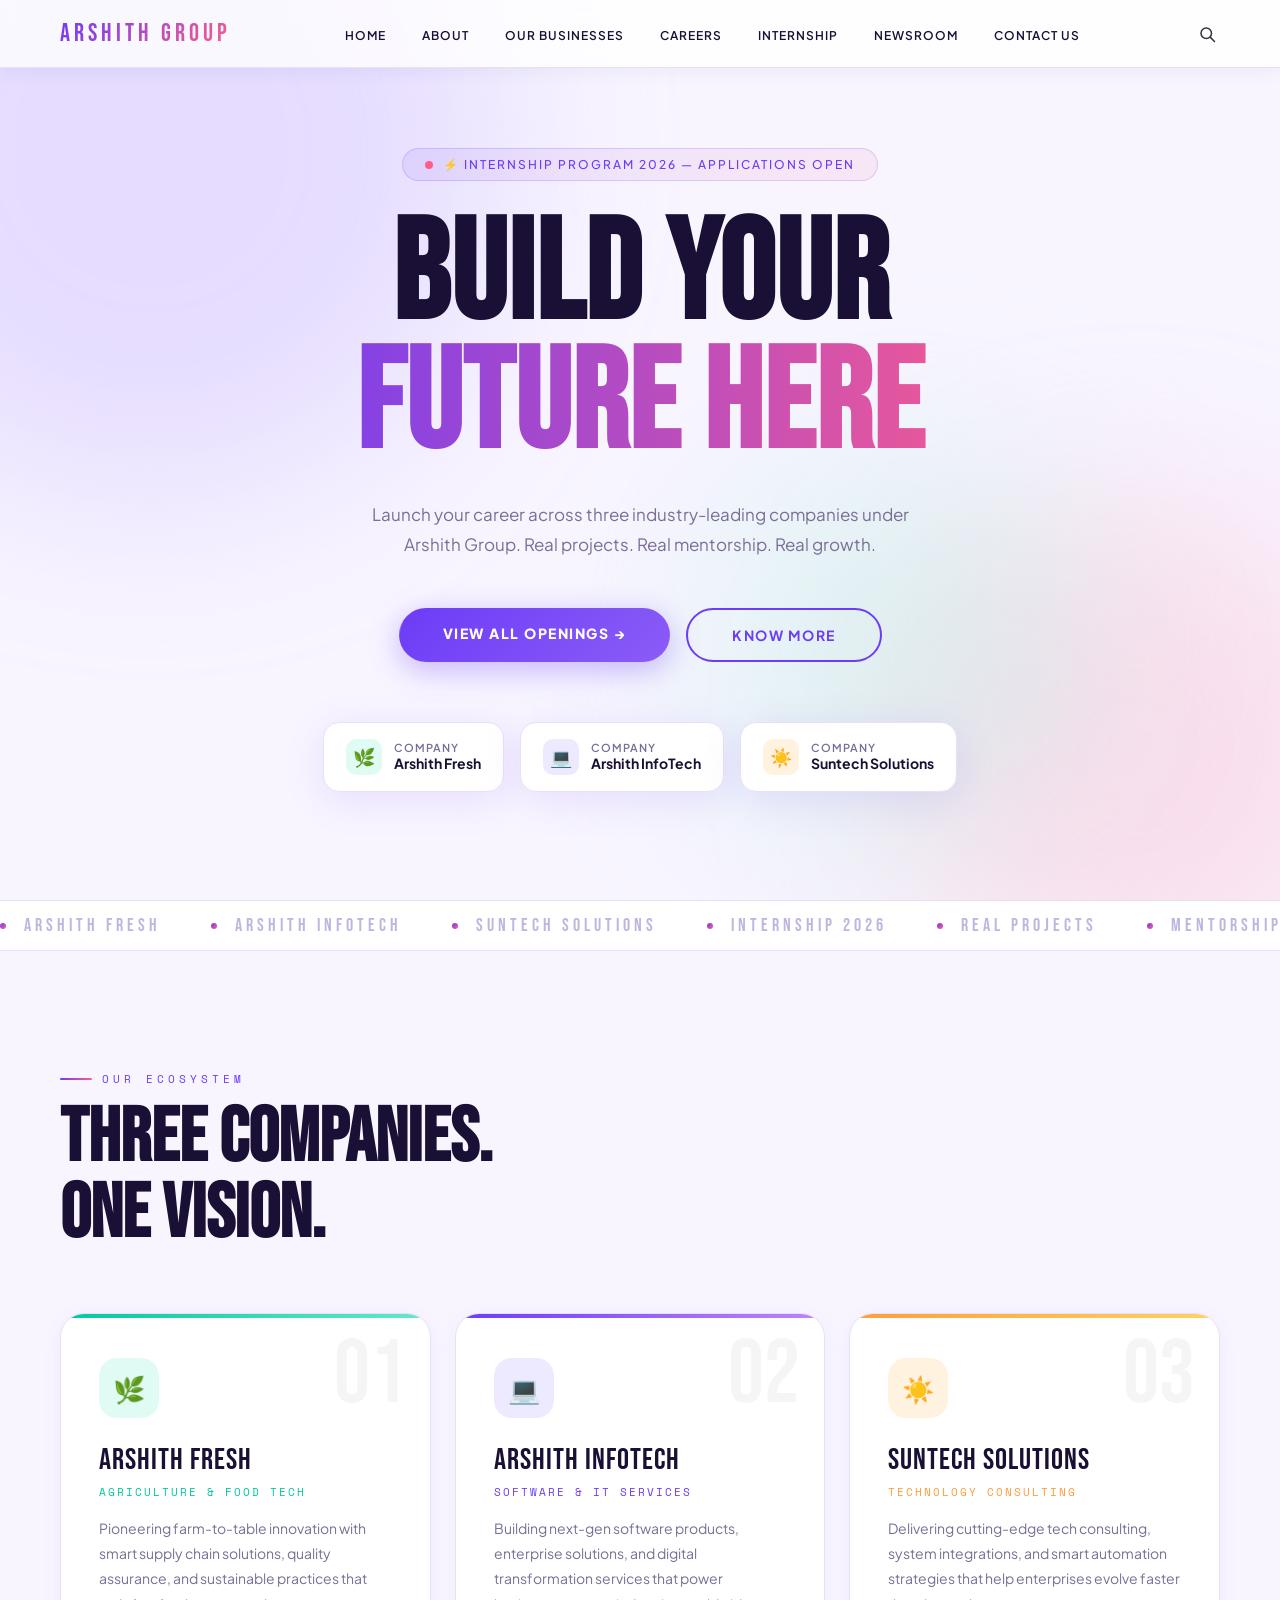
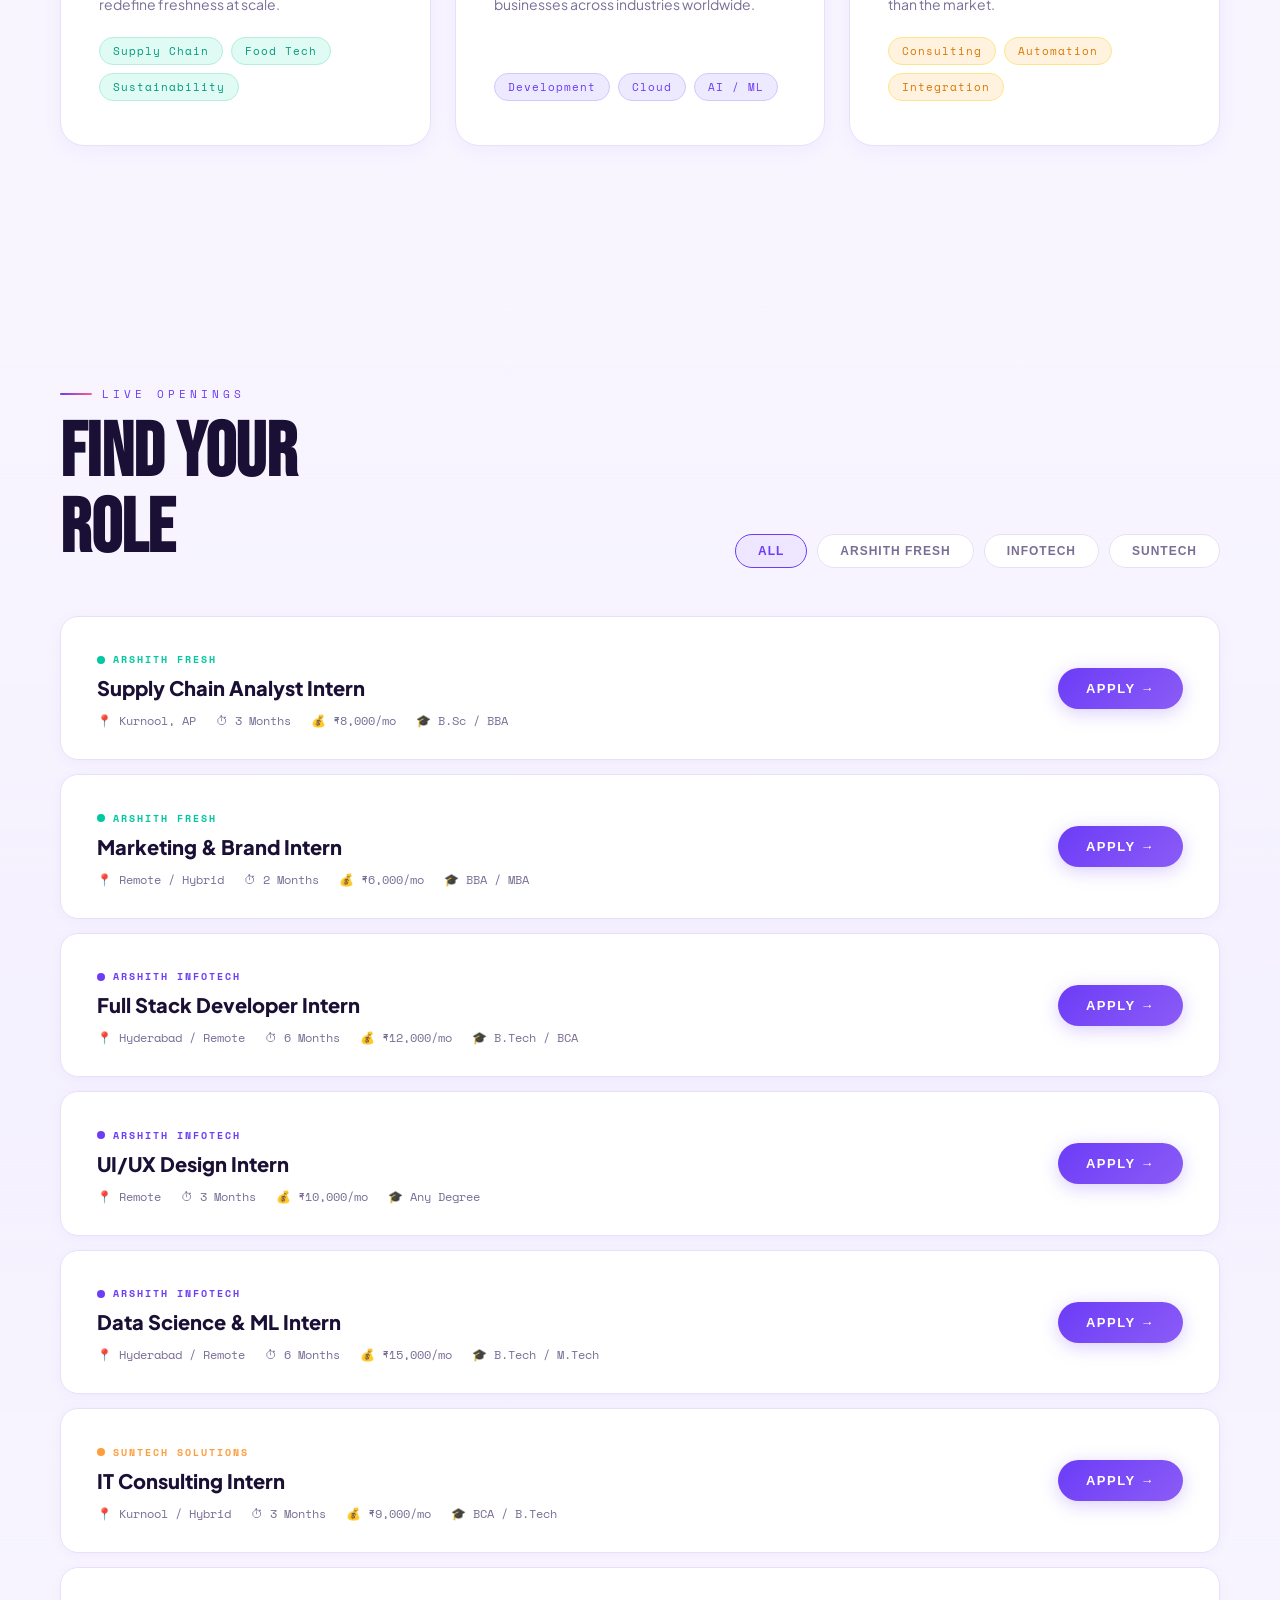
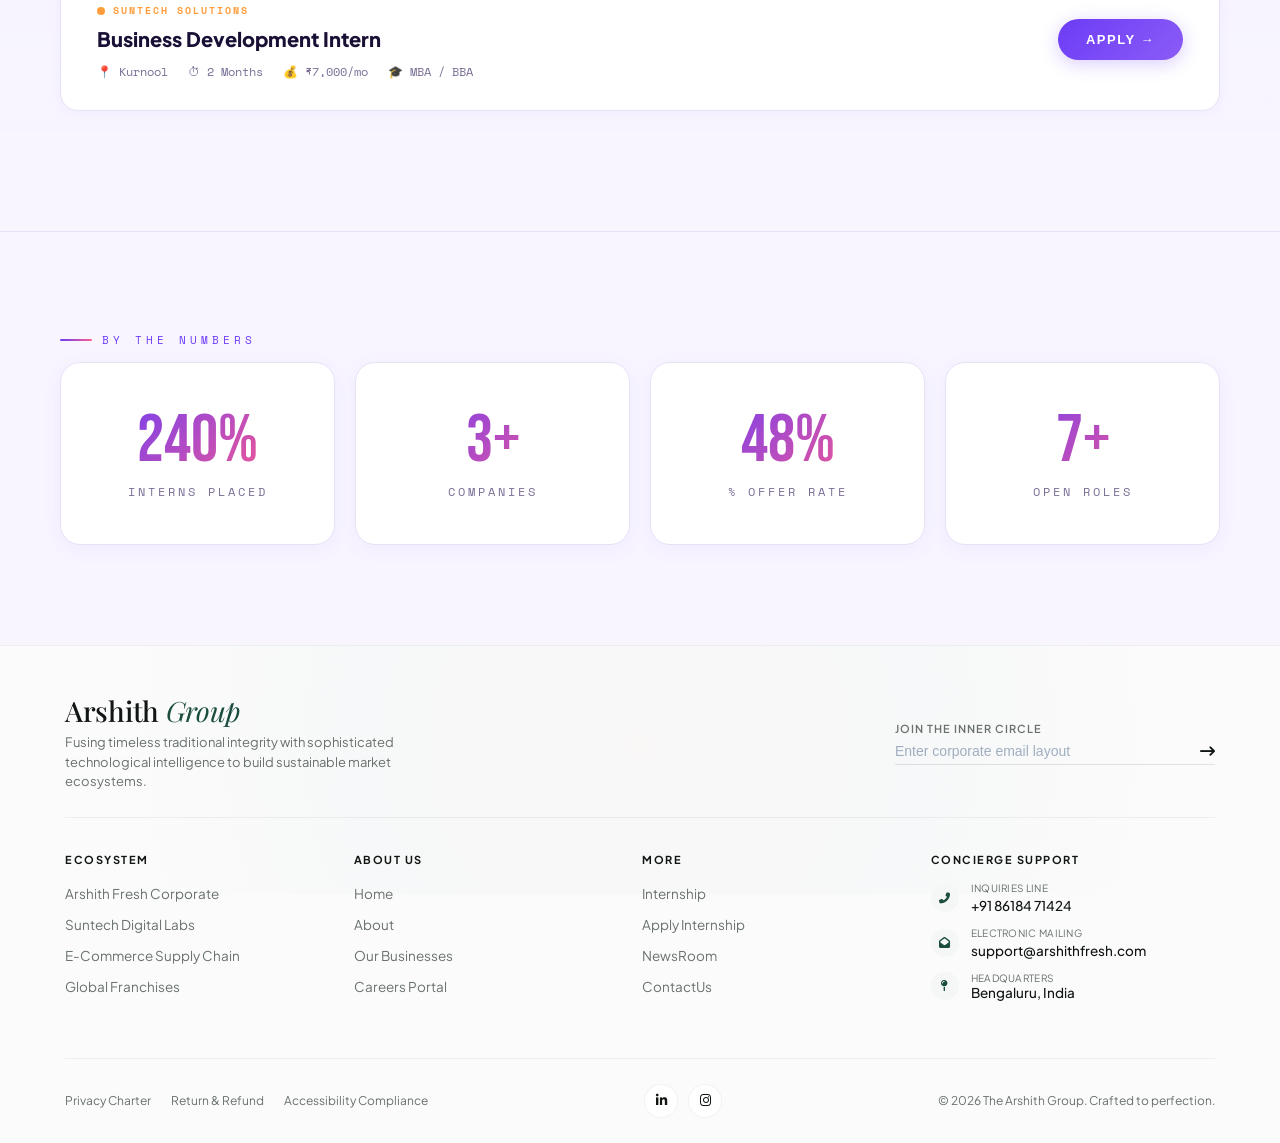
<file: internship.html>
<!DOCTYPE html>
<html lang="en">
<head>
  <meta charset="UTF-8" />
  <meta name="viewport" content="width=device-width, initial-scale=1.0"/>
  <title>Arshit Group – Internship 2026</title>
  
  <link href="https://fonts.googleapis.com/css2?family=Bebas+Neue&family=Plus+Jakarta+Sans:wght@300;400;500;600;700;800&family=Space+Mono:wght@400;700&family=Playfair+Display:ital,wght@0,500;1,400&display=swap" rel="stylesheet"/>
  <link rel="stylesheet" href="https://cdnjs.cloudflare.com/ajax/libs/font-awesome/6.4.0/css/all.min.css">
  
  <style>
    :root {
      /* Internship Theme Colors */
      --bg: #f8f5ff;
      --white: #ffffff;
      --border: #e8e0f5;
      --accent: #6c3cf7;
      --accent2: #ff5c8a;
      --accent3: #ff9d3d;
      --accent4: #00c8a0;
      --text: #1a1035;
      --muted: #7a6e96;
      --light: #f0ebff;
      --shadow: 0 8px 40px rgba(108,60,247,0.12);
      --shadow-lg: 0 20px 60px rgba(108,60,247,0.18);
      
      /* Luxury Footer Variables */
      --lux-bg: #fbfbfc;
      --lux-card: #ffffff;
      --lux-dark: #111612;
      --lux-muted: #68706c;
      --lux-gold: #c5a880;
      --lux-emerald: #1b4d3e;
      --lux-mint: #f4f7f5;
      --bezier-luxury: cubic-bezier(0.16, 1, 0.3, 1);
    }
    
    *, *::before, *::after { box-sizing: border-box; margin: 0; padding: 0; }
    html { scroll-behavior: smooth; }
    body { background: var(--bg); color: var(--text); font-family: 'Plus Jakarta Sans', sans-serif; overflow-x: hidden; }

    /* --- Background Blobs --- */
    .blob-wrap { position: fixed; inset: 0; pointer-events: none; z-index: 0; overflow: hidden; }
    .blob { position: absolute; border-radius: 50%; filter: blur(90px); opacity: 0.35; animation: blobDrift 12s ease-in-out infinite; }
    .blob1 { width: 700px; height: 700px; background: #c4b0ff; top: -200px; left: -200px; }
    .blob2 { width: 500px; height: 500px; background: #ffb3cc; bottom: -100px; right: -100px; animation-delay: -6s; }
    .blob3 { width: 400px; height: 400px; background: #b3f0e0; top: 50%; left: 55%; animation-delay: -3s; }
    @keyframes blobDrift { 0%,100%{transform:translate(0,0) scale(1)} 50%{transform:translate(30px,-30px) scale(1.06)} }

    /* --- Loader --- */
    #loader { position: fixed; inset: 0; background: var(--white); z-index: 9000; display: flex; align-items: center; justify-content: center; flex-direction: column; transition: opacity 0.7s, visibility 0.7s; }
    #loader.done { opacity: 0; visibility: hidden; }
    .loader-logo { font-family: 'Bebas Neue', sans-serif; font-size: 65px; letter-spacing: 10px; background: linear-gradient(135deg, var(--accent), var(--accent2)); -webkit-background-clip: text; -webkit-text-fill-color: transparent; text-align: center; }
    .loader-bar { width: 180px; height: 3px; background: var(--border); border-radius: 10px; margin-top: 20px; overflow: hidden; }
    .loader-fill { height: 100%; background: linear-gradient(90deg, var(--accent), var(--accent2)); animation: loadFill 1.6s ease forwards; }
    @keyframes loadFill { from{width:0} to{width:100%} }

    /* --- Navbar (Responsive) --- */
    nav { position: fixed; top: 0; width: 100%; z-index: 100; padding: 18px 60px; display: flex; justify-content: space-between; align-items: center; background: rgba(255,255,255,0.8); backdrop-filter: blur(10px); border-bottom: 1px solid var(--border); box-shadow: 0 2px 20px rgba(35, 9, 114, 0.06); }
    .logo { font-family: 'Bebas Neue', sans-serif; font-size: 25px; letter-spacing: 4px; background: linear-gradient(135deg, var(--accent), var(--accent2)); -webkit-background-clip: text; -webkit-text-fill-color: transparent; }
    .nav-links { display: flex; gap: 36px; list-style: none; }
    .nav-links a { color: var(--text); text-decoration: none; font-size: 12px; font-weight: 600; letter-spacing: 1px; text-transform: uppercase; transition: color 0.3s; }
    .nav-links a:hover { color: var(--accent); }
    .nav-actions { display: flex; align-items: center; gap: 20px; }
    .nav-search-btn { background: none; border: none; cursor: pointer; color: #333; padding: 4px; display: flex; align-items: center; justify-content: center; transition: color 0.2s; }
    .nav-search-btn:hover { color: var(--accent); }
    .nav-search-btn svg { width: 18px; height: 18px; stroke: currentColor; fill: none; stroke-width: 2; stroke-linecap: round; }
    
    /* Mobile Menu Button */
    #mobileMenuBtn { display: none; background: none; border: none; cursor: pointer; color: var(--text); position: relative; z-index: 101; }
    #mobileMenuBtn svg { width: 28px; height: 28px; }
    .hidden { display: none !important; }
    
    /* Mobile Menu Overlay */
    #mobileMenu { position: fixed; inset: 0; background: #ffffff; z-index: 90; display: flex; flex-direction: column; align-items: center; justify-content: center; opacity: 0; pointer-events: none; transition: all 0.5s ease; }
    #mobileMenu.open { opacity: 1; pointer-events: auto; }
    .mobile-links { display: flex; flex-direction: column; gap: 32px; text-align: center; list-style: none; }
    .mobile-links a { font-size: 14px; font-weight: 700; color: #1a1035; text-decoration: none; text-transform: uppercase; letter-spacing: 0.2em; transition: color 0.3s; }
    .mobile-links a:hover { color: var(--accent); }
    
    @media (max-width: 900px) {
      .nav-links { display: none; }
      nav { padding: 18px 20px; }
      #mobileMenuBtn { display: block; }
    }

    /* --- Hero Section --- */
    #hero { min-height: 100vh; display: flex; align-items: center; justify-content: center; position: relative; z-index: 1; padding: 120px 60px 80px; text-align: center; }
    .hero-content { max-width: 860px; position: relative; z-index: 2; width: 100%; }
    .hero-badge { display: inline-flex; align-items: center; gap: 10px; background: linear-gradient(135deg, rgba(108,60,247,0.09), rgba(255,92,138,0.09)); border: 1.5px solid rgba(108,60,247,0.2); color: var(--accent); font-size: 12px; font-weight: 500; letter-spacing: 2px; text-transform: uppercase; padding: 8px 22px; border-radius: 50px; margin-bottom: 32px; animation: fadeUp 0.7s 0.2s both; }
    .pulse-dot { width: 8px; height: 8px; border-radius: 50%; background: var(--accent2); animation: pulsed 1.4s infinite; }
    @keyframes pulsed { 0%,100%{transform:scale(1);opacity:1} 50%{transform:scale(1.5);opacity:0.5} }
    .hero-title { font-family: 'Bebas Neue', sans-serif; font-size: clamp(42px, 11vw, 140px); line-height: 0.92; letter-spacing: 1px; }
    .hero-title .line1 { display: block; color: var(--text); animation: fadeUp 0.7s 0.35s both; }
    .hero-title .line2 { display: block; background: linear-gradient(90deg, var(--accent), var(--accent2), var(--accent3), var(--accent)); background-size: 300%; -webkit-background-clip: text; -webkit-text-fill-color: transparent; animation: gradShift 5s infinite linear, fadeUp 0.7s 0.5s both; }
    @keyframes gradShift { 0%{background-position:0%} 100%{background-position:300%} }
    .hero-sub { margin: 28px auto 48px; max-width: 540px; color: var(--muted); font-size: 17px; line-height: 1.8; animation: fadeUp 0.7s 0.65s both; }
    
    /* Hero Buttons */
    .hero-btns { display: flex; gap: 16px; justify-content: center; flex-wrap: wrap; animation: fadeUp 0.7s 0.8s both; }
    .btn-primary { padding: 16px 44px; background: linear-gradient(135deg, var(--accent), #8b5cf6); color: #fff; font-weight: 800; font-size: 14px; letter-spacing: 1.5px; text-transform: uppercase; border: none; border-radius: 50px; cursor: pointer; text-decoration: none; box-shadow: 0 8px 30px rgba(108,60,247,0.35); transition: transform 0.2s, box-shadow 0.2s; position: relative; overflow: hidden; }
    .btn-primary::after { content: ''; position: absolute; inset: 0; background: rgba(255,255,255,0.15); transform: translateX(-100%) skewX(-15deg); transition: transform 0.5s; }
    .btn-primary:hover::after { transform: translateX(200%) skewX(-15deg); }
    .btn-primary:hover { transform: translateY(-3px); box-shadow: 0 16px 40px rgba(108,60,247,0.45); }
    .btn-outline { padding: 16px 44px; background: transparent; color: var(--accent); font-weight: 700; font-size: 14px; letter-spacing: 1.5px; text-transform: uppercase; border: 2px solid var(--accent); border-radius: 50px; cursor: pointer; text-decoration: none; transition: all 0.3s; }
    .btn-outline:hover { background: var(--accent); color: #fff; box-shadow: 0 8px 30px rgba(108,60,247,0.25); transform: translateY(-3px); }

    /* Floaters */
    .hero-floaters { display: flex; justify-content: center; gap: 16px; margin-top: 60px; flex-wrap: wrap; animation: fadeUp 0.7s 1s both; }
    .floater { background: var(--white); border: 1px solid var(--border); border-radius: 16px; padding: 16px 22px; display: flex; align-items: center; gap: 12px; box-shadow: var(--shadow); font-size: 14px; font-weight: 600; animation: floatA 4s ease-in-out infinite; text-align: left; }
    .floater:nth-child(2) { animation-delay: -1.5s; }
    .floater:nth-child(3) { animation-delay: -3s; }
    .f-icon { width: 36px; height: 36px; border-radius: 10px; display: flex; align-items: center; justify-content: center; font-size: 18px; flex-shrink: 0; }
    @keyframes floatA { 0%,100%{transform:translateY(0)} 50%{transform:translateY(-8px)} }
    @keyframes fadeUp { from{opacity:0;transform:translateY(28px)} to{opacity:1;transform:translateY(0)} }

    /* --- Marquee --- */
    .marquee-wrap { overflow: hidden; border-top: 1px solid var(--border); border-bottom: 1px solid var(--border); padding: 14px 0; background: var(--white); position: relative; z-index: 2; }
    .marquee-track { display: flex; gap: 50px; animation: marquee 22s linear infinite; white-space: nowrap; }
    .marquee-item { font-family: 'Bebas Neue', sans-serif; font-size: 18px; letter-spacing: 4px; color: #c0b5df; display: flex; align-items: center; gap: 18px; }
    .mdot { width: 6px; height: 6px; border-radius: 50%; background: linear-gradient(135deg, var(--accent), var(--accent2)); display: inline-block; flex-shrink: 0; }
    @keyframes marquee { from{transform:translateX(0)} to{transform:translateX(-50%)} }

    /* --- Global Section Styles --- */
    .section-label { font-family: 'Space Mono', monospace; font-size: 11px; letter-spacing: 4px; text-transform: uppercase; color: var(--accent); margin-bottom: 14px; display: flex; align-items: center; gap: 10px; }
    .section-label::before { content: ''; display: block; width: 32px; height: 2px; background: linear-gradient(90deg, var(--accent), var(--accent2)); border-radius: 2px; }
    .section-title { font-family: 'Bebas Neue', sans-serif; font-size: clamp(38px, 6vw, 76px); line-height: 1; color: var(--text); margin-bottom: 60px; }
    .reveal { opacity: 0; transform: translateY(36px); transition: opacity 0.6s ease, transform 0.6s ease; }
    .reveal.visible { opacity: 1; transform: translateY(0); }

    /* --- Companies Section --- */
    #companies { padding: 120px 60px; position: relative; z-index: 2; }
    .companies-grid { display: grid; grid-template-columns: repeat(auto-fit, minmax(280px, 1fr)); gap: 24px; }
    .company-card { background: var(--white); border: 1px solid var(--border); border-radius: 24px; padding: 44px 38px; position: relative; overflow: hidden; transition: transform 0.35s, box-shadow 0.35s; box-shadow: 0 4px 20px rgba(108,60,247,0.06); display: flex; flex-direction: column; }
    .company-card:hover { transform: translateY(-8px); box-shadow: var(--shadow-lg); }
    .company-card::before { content: ''; position: absolute; top: 0; left: 0; right: 0; height: 4px; border-radius: 24px 24px 0 0; }
    .company-card:nth-child(1)::before { background: linear-gradient(90deg, var(--accent4), #66e8cb); }
    .company-card:nth-child(2)::before { background: linear-gradient(90deg, var(--accent), #c084fc); }
    .company-card:nth-child(3)::before { background: linear-gradient(90deg, var(--accent3), #ffd166); }
    .company-num { font-family: 'Bebas Neue', sans-serif; font-size: 90px; line-height: 1; color: rgba(0,0,0,0.04); position: absolute; top: 16px; right: 24px; }
    .company-icon { width: 60px; height: 60px; border-radius: 18px; display: flex; align-items: center; justify-content: center; font-size: 26px; margin-bottom: 24px; }
    .company-card:nth-child(1) .company-icon { background: #e0faf4; }
    .company-card:nth-child(2) .company-icon { background: #ede9fe; }
    .company-card:nth-child(3) .company-icon { background: #fff3e0; }
    .company-name { font-family: 'Bebas Neue', sans-serif; font-size: 30px; letter-spacing: 1px; color: var(--text); margin-bottom: 6px; position: relative; z-index: 10; }
    .company-type { font-size: 11px; font-family: 'Space Mono', monospace; letter-spacing: 2px; text-transform: uppercase; margin-bottom: 16px; position: relative; z-index: 10; }
    .company-card:nth-child(1) .company-type { color: var(--accent4); }
    .company-card:nth-child(2) .company-type { color: var(--accent); }
    .company-card:nth-child(3) .company-type { color: var(--accent3); }
    .company-desc { font-size: 14px; line-height: 1.8; color: var(--muted); flex-grow: 1; position: relative; z-index: 10; }
    .company-tags { display: flex; flex-wrap: wrap; gap: 8px; margin-top: 20px; position: relative; z-index: 10; }
    .tag { padding: 5px 13px; font-size: 11px; font-family: 'Space Mono', monospace; letter-spacing: 1px; border-radius: 50px; }
    .tag-teal { background: #e0faf4; color: #009b7d; border: 1px solid #b3eedf; }
    .tag-purple { background: #ede9fe; color: var(--accent); border: 1px solid #d4c7fd; }
    .tag-orange { background: #fff3e0; color: #d97706; border: 1px solid #fde68a; }

    /* --- Openings Section --- */
    #openings { padding: 120px 60px; background: linear-gradient(180deg, var(--bg), rgba(237,233,254,0.3), var(--bg)); position: relative; z-index: 2; }
    .openings-header { display: flex; justify-content: space-between; align-items: flex-end; margin-bottom: 48px; flex-wrap: wrap; gap: 20px; }
    .filter-chips { display: flex; gap: 10px; flex-wrap: wrap; }
    .chip { padding: 9px 22px; border: 1.5px solid var(--border); background: var(--white); color: var(--muted); font-size: 12px; font-weight: 700; letter-spacing: 1px; text-transform: uppercase; border-radius: 50px; cursor: pointer; transition: all 0.2s; }
    .chip.active, .chip:hover { border-color: var(--accent); color: var(--accent); background: rgba(108,60,247,0.07); }
    .jobs-list { display: flex; flex-direction: column; gap: 14px; }
    .job-card { background: var(--white); border: 1px solid var(--border); border-radius: 18px; padding: 30px 36px; display: grid; grid-template-columns: 1fr auto; gap: 20px; align-items: center; transition: all 0.3s; box-shadow: 0 2px 12px rgba(108,60,247,0.05); position: relative; overflow: hidden; }
    .job-card::before { content: ''; position: absolute; left: 0; top: 0; bottom: 0; width: 4px; border-radius: 18px 0 0 18px; background: linear-gradient(180deg, var(--accent), var(--accent2)); transform: scaleY(0); transform-origin: bottom; transition: transform 0.3s; }
    .job-card:hover::before { transform: scaleY(1); }
    .job-card:hover { transform: translateX(6px); box-shadow: var(--shadow); border-color: rgba(108,60,247,0.2); }
    .job-company-badge { display: inline-flex; align-items: center; gap: 8px; margin-bottom: 8px; }
    .badge-dot { width: 8px; height: 8px; border-radius: 50%; }
    .badge-fresh { background: var(--accent4); }
    .badge-info { background: var(--accent); }
    .badge-sun { background: var(--accent3); }
    .badge-text { font-size: 10px; font-family: 'Space Mono', monospace; letter-spacing: 2px; text-transform: uppercase; font-weight: 700; }
    .badge-text.fresh { color: var(--accent4); }
    .badge-text.info { color: var(--accent); }
    .badge-text.sun { color: var(--accent3); }
    .job-title { font-size: 20px; font-weight: 800; color: var(--text); margin-bottom: 12px; }
    .job-meta { display: flex; gap: 20px; flex-wrap: wrap; }
    .meta-item { display: flex; align-items: center; gap: 5px; font-size: 12px; color: var(--muted); font-family: 'Space Mono', monospace; }
    .apply-btn { padding: 13px 28px; background: linear-gradient(135deg, var(--accent), #8b5cf6); color: #fff; font-weight: 700; font-size: 13px; letter-spacing: 1.5px; text-transform: uppercase; border: none; border-radius: 50px; cursor: pointer; box-shadow: 0 4px 18px rgba(108,60,247,0.25); transition: all 0.3s; white-space: nowrap; }
    .apply-btn:hover { transform: translateY(-2px); box-shadow: 0 10px 30px rgba(108,60,247,0.4); }

    /* --- Stats Section --- */
    #stats { padding: 100px 60px; position: relative; z-index: 2; border-top: 1px solid var(--border); }
    .stats-grid { display: grid; grid-template-columns: repeat(4,1fr); gap: 20px; }
    .stat-card { background: var(--white); border: 1px solid var(--border); border-radius: 20px; padding: 44px 36px; text-align: center; box-shadow: 0 4px 20px rgba(108,60,247,0.06); transition: transform 0.3s, box-shadow 0.3s; position: relative; overflow: hidden; }
    .stat-card::after { content: ''; position: absolute; bottom: 0; left: 0; right: 0; height: 3px; background: linear-gradient(90deg, var(--accent), var(--accent2)); transform: scaleX(0); transition: transform 0.4s; }
    .stat-card:hover::after { transform: scaleX(1); }
    .stat-card:hover { transform: translateY(-6px); box-shadow: var(--shadow-lg); }
    .stat-num { font-family: 'Bebas Neue', sans-serif; font-size: 68px; line-height: 1; background: linear-gradient(135deg, var(--accent), var(--accent2)); -webkit-background-clip: text; -webkit-text-fill-color: transparent; }
    .stat-label { font-size: 12px; color: var(--muted); font-family: 'Space Mono', monospace; letter-spacing: 3px; text-transform: uppercase; margin-top: 8px; }

    /* --- Application Modal --- */
    .modal-overlay { position: fixed; inset: 0; background: rgba(26,16,53,0.5); backdrop-filter: blur(16px); z-index: 1000; display: flex; align-items: center; justify-content: center; padding: 20px; opacity: 0; pointer-events: none; transition: opacity 0.35s; }
    .modal-overlay.open { opacity: 1; pointer-events: all; }
    .modal { background: var(--white); border: 1px solid var(--border); border-radius: 24px; width: 100%; max-width: 640px; max-height: 90vh; overflow-y: auto; padding: 50px; position: relative; transform: translateY(24px) scale(0.97); transition: transform 0.35s; box-shadow: 0 40px 100px rgba(108,60,247,0.2); }
    .modal-overlay.open .modal { transform: translateY(0) scale(1); }
    .modal-close { position: absolute; top: 22px; right: 22px; width: 36px; height: 36px; border: 1.5px solid var(--border); background: var(--light); color: var(--muted); border-radius: 10px; cursor: pointer; font-size: 17px; display: flex; align-items: center; justify-content: center; transition: all 0.2s; }
    .modal-close:hover { border-color: var(--accent2); color: var(--accent2); background: #fff0f4; }
    .modal-tag { font-family: 'Space Mono', monospace; font-size: 11px; letter-spacing: 3px; color: var(--accent); text-transform: uppercase; margin-bottom: 10px; }
    .modal-title { font-family: 'Bebas Neue', sans-serif; font-size: 38px; letter-spacing: 1px; color: var(--text); margin-bottom: 4px; }
    .modal-company { font-size: 13px; color: var(--muted); font-family: 'Space Mono', monospace; margin-bottom: 32px; }
    .form-row { display: grid; grid-template-columns: 1fr 1fr; gap: 14px; }
    .form-group { margin-bottom: 18px; }
    .form-label { display: block; font-size: 11px; font-weight: 700; letter-spacing: 2px; text-transform: uppercase; color: var(--muted); margin-bottom: 8px; font-family: 'Space Mono', monospace; }
    .form-input, .form-select, .form-textarea { width: 100%; background: var(--light); border: 1.5px solid var(--border); color: var(--text); padding: 13px 16px; border-radius: 12px; font-family: 'Plus Jakarta Sans', sans-serif; font-size: 14px; outline: none; transition: border-color 0.25s, box-shadow 0.25s; -webkit-appearance: none; }
    .form-input:focus, .form-select:focus, .form-textarea:focus { border-color: var(--accent); box-shadow: 0 0 0 3px rgba(108,60,247,0.1); background: var(--white); }
    .form-textarea { resize: vertical; min-height: 96px; }
    .form-submit { width: 100%; padding: 17px; background: linear-gradient(135deg, var(--accent), #8b5cf6); color: #fff; font-family: 'Plus Jakarta Sans', sans-serif; font-weight: 800; font-size: 15px; letter-spacing: 2px; text-transform: uppercase; border: none; border-radius: 14px; cursor: pointer; margin-top: 8px; box-shadow: 0 8px 30px rgba(108,60,247,0.35); transition: transform 0.2s, box-shadow 0.2s; }
    .form-submit:hover { transform: translateY(-2px); box-shadow: 0 16px 40px rgba(108,60,247,0.45); }
    .form-submit:disabled { opacity: 0.5; }
    
    .success-message { text-align: center; padding: 40px 20px; display: none; }
    .success-icon { width: 80px; height: 80px; background: linear-gradient(135deg, var(--accent), var(--accent2)); border-radius: 50%; display: flex; align-items: center; justify-content: center; font-size: 32px; margin: 0 auto 24px; box-shadow: 0 12px 40px rgba(108,60,247,0.3); animation: successPop 0.5s ease; }
    @keyframes successPop { 0%{transform:scale(0)} 70%{transform:scale(1.15)} 100%{transform:scale(1)} }
    .success-title { font-family: 'Bebas Neue', sans-serif; font-size: 42px; background: linear-gradient(135deg, var(--accent), var(--accent2)); -webkit-background-clip: text; -webkit-text-fill-color: transparent; margin-bottom: 12px; }
    .success-text { color: var(--muted); font-size: 15px; line-height: 1.7; }

    /* ================= LUXURY FOOTER STYLES ================= */
    .premium-footer { background-color: var(--lux-bg); border-top: 1px solid rgba(0, 0, 0, 0.05); padding: 50px 0 25px 0; position: relative; color: var(--lux-dark); overflow: hidden; z-index: 2;}
    .premium-footer::before { content: ''; position: absolute; top: -10%; left: 50%; transform: translateX(-50%); width: 80%; height: 60%; background: radial-gradient(circle, rgba(197, 168, 128, 0.04) 0%, rgba(27, 77, 62, 0.02) 50%, transparent 100%); z-index: 1; pointer-events: none; }
    .footer-wrap { max-width: 1200px; margin: 0 auto; padding: 0 25px; position: relative; z-index: 2; }
    .footer-top-row { display: flex; justify-content: space-between; align-items: center; border-bottom: 1px solid rgba(0, 0, 0, 0.05); padding-bottom: 25px; margin-bottom: 35px; }
    .brand-editorial h2 { font-family: 'Playfair Display', serif; font-size: 28px; font-weight: 500; color: var(--lux-dark); line-height: 1.1; letter-spacing: -0.3px; }
    .brand-editorial h2 span { font-family: 'Playfair Display', serif; font-style: italic; color: var(--lux-emerald); font-weight: 400; }
    .brand-editorial p { color: var(--lux-muted); font-size: 13px; margin-top: 6px; max-width: 380px; line-height: 1.5; }
    
    .lux-newsletter { width: 320px; }
    .lux-newsletter p { font-size: 11px; text-transform: uppercase; letter-spacing: 1px; font-weight: 600; color: var(--lux-muted); margin-bottom: 8px; }
    .input-group-animated { position: relative; display: flex; align-items: center; border-bottom: 1.5px solid rgba(0, 0, 0, 0.1); padding-bottom: 5px; transition: all 0.4s var(--bezier-luxury); }
    .input-group-animated input { width: 100%; border: none; outline: none; background: transparent; font-size: 14px; color: var(--lux-dark); padding-right: 30px; }
    .input-group-animated input::placeholder { color: #a0aec0; font-weight: 300; }
    .input-group-animated::after { content: ''; position: absolute; bottom: -1.5px; left: 0; width: 0; height: 1.5px; background: var(--lux-emerald); transition: all 0.6s var(--bezier-luxury); }
    .input-group-animated:focus-within::after { width: 100%; }
    .lux-submit-btn { position: absolute; right: 0; background: none; border: none; cursor: pointer; font-size: 15px; color: var(--lux-dark); transition: all 0.4s var(--bezier-luxury); }
    .lux-submit-btn:hover { color: var(--lux-gold); transform: translateX(3px); }
    
    .footer-main-grid { display: grid; grid-template-columns: 1fr 1fr 1fr 1.1fr; gap: 30px; margin-bottom: 45px; text-align: left; }
    .grid-title { font-size: 11px; text-transform: uppercase; letter-spacing: 1.5px; font-weight: 700; color: var(--lux-dark); margin-bottom: 16px; }
    .lux-links-list { list-style: none; }
    .lux-links-list li { margin-bottom: 10px; }
    .lux-links-list a { text-decoration: none; color: var(--lux-muted); font-size: 13.5px; font-weight: 400; display: inline-block; position: relative; padding-bottom: 1px; transition: color 0.3s ease; }
    .lux-links-list a::after { content: ''; position: absolute; bottom: 0; left: 0; width: 0; height: 1px; background-color: var(--lux-gold); transition: width 0.4s var(--bezier-luxury); }
    .lux-links-list a:hover { color: var(--lux-dark); }
    .lux-links-list a:hover::after { width: 100%; }
    
    .lux-contact-item { display: flex; align-items: center; gap: 12px; margin-bottom: 12px; }
    .lux-icon-circle { width: 28px; height: 28px; border-radius: 50%; background-color: var(--lux-mint); display: flex; align-items: center; justify-content: center; font-size: 11px; color: var(--lux-emerald); transition: all 0.4s var(--bezier-luxury); }
    .lux-contact-item:hover .lux-icon-circle { background-color: var(--lux-emerald); color: #ffffff; transform: scale(1.05); }
    .lux-contact-text span { display: block; font-size: 10px; text-transform: uppercase; color: var(--lux-muted); letter-spacing: 0.3px; }
    .lux-contact-text a, .lux-contact-text p { font-size: 13.5px; color: var(--lux-dark); text-decoration: none; font-weight: 500; }
    
    .footer-bottom-meta { border-top: 1px solid rgba(0, 0, 0, 0.05); padding-top: 25px; display: flex; justify-content: space-between; align-items: center; }
    .copyright-lux { font-size: 12px; color: var(--lux-muted); }
    .lux-social-container { display: flex; gap: 10px; }
    .lux-social-link { width: 34px; height: 34px; border-radius: 50%; background: var(--lux-card); border: 1px solid rgba(0, 0, 0, 0.05); color: var(--lux-dark); display: flex; align-items: center; justify-content: center; text-decoration: none; font-size: 13px; transition: all 0.4s var(--bezier-luxury); position: relative; z-index: 2; }
    .lux-social-link::before { content: ''; position: absolute; top: 0; left: 0; width: 100%; height: 100%; border-radius: 50%; background: var(--lux-emerald); transform: scale(0); transition: transform 0.4s var(--bezier-luxury); z-index: -1; }
    .lux-social-link:hover { color: #ffffff; border-color: var(--lux-emerald); transform: translateY(-3px); box-shadow: 0 6px 15px rgba(27, 77, 62, 0.1); }
    .lux-social-link:hover::before { transform: scale(1); }
    .legal-lux-links { display: flex; gap: 20px; }
    .legal-lux-links a { font-size: 12px; color: var(--lux-muted); text-decoration: none; transition: color 0.3s ease; }
    .legal-lux-links a:hover { color: var(--lux-gold); }

    /* ================= MOBILE RESPONSIVENESS OVERRIDES ================= */
    @media (max-width: 1024px) {
      .footer-main-grid { grid-template-columns: 1fr 1fr; gap: 30px; }
      .footer-top-row { flex-direction: column; align-items: flex-start; gap: 20px; }
      .lux-newsletter { width: 100%; }
    }
    
    @media (max-width: 768px) {
      /* Padding & Layout Fixes */
      #hero, #companies, #openings, #stats { padding-left: 20px; padding-right: 20px; padding-top: 80px; padding-bottom: 80px; }
      #hero { padding-top: 120px; }
      
      /* Typography Scaling */
      .section-title { font-size: 40px; margin-bottom: 40px; }
      .hero-sub { font-size: 15px; margin-bottom: 30px; }
      
      /* Hero Floaters */
      .hero-floaters { gap: 12px; margin-top: 40px; }
      .floater { width: 100%; justify-content: flex-start; padding: 14px 20px; }

      /* Companies Section */
      .companies-grid { grid-template-columns: 1fr; }
      .company-card { padding: 30px 24px; }
      .company-num { font-size: 60px; right: 16px; top: 12px; }

      /* Openings Section */
      .openings-header { flex-direction: column; align-items: flex-start; gap: 16px; margin-bottom: 30px; }
      .job-card { grid-template-columns: 1fr; gap: 16px; padding: 24px 20px; align-items: flex-start; }
      .apply-btn { width: 100%; text-align: center; }

      /* Stats Section */
      .stats-grid { grid-template-columns: repeat(2, 1fr); gap: 16px; }
      .stat-card { padding: 24px 16px; }
      .stat-num { font-size: 44px; }

      /* Forms / Modals */
      .form-row { grid-template-columns: 1fr; gap: 10px; }
      .modal { padding: 35px 20px; }
      .modal-close { top: 15px; right: 15px; }
      
      /* Footer */
      .premium-footer { padding: 40px 0 20px 0; }
      .footer-wrap { padding: 0 20px; }
      .brand-editorial h2 { font-size: 24px; }
      .footer-main-grid { grid-template-columns: 1fr; gap: 25px; margin-bottom: 35px; }
      .footer-bottom-meta { flex-direction: column; gap: 15px; text-align: center; }
      .legal-lux-links { justify-content: center; order: 2; flex-wrap: wrap; }
      .lux-social-container { justify-content: center; order: 1; }
      .copyright-lux { order: 3; }
    }

    @media (max-width: 480px) {
      .stats-grid { grid-template-columns: 1fr; }
      .hero-badge { font-size: 10px; padding: 6px 16px; }
      .btn-primary, .btn-outline { width: 100%; text-align: center; }
    }
    
    ::-webkit-scrollbar { width: 5px; }
    ::-webkit-scrollbar-track { background: var(--bg); }
    ::-webkit-scrollbar-thumb { background: linear-gradient(var(--accent), var(--accent2)); border-radius: 5px; }
  </style>
</head>
<body>

<div class="blob-wrap">
  <div class="blob blob1"></div>
  <div class="blob blob2"></div>
  <div class="blob blob3"></div>
</div>

<div id="loader">
  <div class="loader-logo">ARSHITH GROUP</div>
  <div class="loader-bar"><div class="loader-fill"></div></div>
</div>

<nav id="navbar">
  <div class="logo">ARSHITH GROUP</div>
  <ul class="nav-links">
    <li><a href="index.html">Home</a></li>
    <li><a href="about.html">About</a></li>
    <li><a href="ourbusiness.html">Our Businesses</a></li>
    <li><a href="careers.html">Careers</a></li>
    <li><a href="internship.html">Internship</a></li>
    <li><a href="newsroom.html">NewsRoom</a></li>
    <li><a href="contact.html">Contact Us</a></li>
  </ul>
  
  <div class="nav-actions">
    <button class="nav-search-btn" aria-label="Search">
      <svg viewBox="0 0 24 24"><circle cx="11" cy="11" r="7"/><line x1="16.5" y1="16.5" x2="22" y2="22"/></svg>
    </button>
    
    <button id="mobileMenuBtn">
        <svg id="menuIcon" xmlns="http://www.w3.org/2000/svg" fill="none" viewBox="0 0 24 24" stroke="currentColor">
            <path stroke-linecap="round" stroke-linejoin="round" stroke-width="2" d="M4 6h16M4 12h16M4 18h16"/>
        </svg>
        <svg id="closeIcon" class="hidden" xmlns="http://www.w3.org/2000/svg" fill="none" viewBox="0 0 24 24" stroke="currentColor">
            <path stroke-linecap="round" stroke-linejoin="round" stroke-width="2" d="M6 18L18 6M6 6l12 12"/>
        </svg>
    </button>
  </div>
</nav>

<div id="mobileMenu">
    <ul class="mobile-links">
        <li><a href="index.html">Home</a></li>
        <li><a href="about.html">About</a></li>
        <li><a href="ourbusiness.html">Our Businesses</a></li>
        <li><a href="careers.html">Careers</a></li>
        <li><a href="internship.html">Internship</a></li>
        <li><a href="newsroom.html">NewsRoom</a></li>
        <li><a href="contact.html">Contact Us</a></li>
    </ul>
</div>

<section id="hero">
  <div class="hero-content">
    <div class="hero-badge"><span class="pulse-dot"></span> ⚡ Internship Program 2026 — Applications Open</div>
    <h1 class="hero-title">
      <span class="line1">BUILD YOUR</span>
      <span class="line2">FUTURE HERE</span>
    </h1>
    <p class="hero-sub">Launch your career across three industry-leading companies under Arshith Group. Real projects. Real mentorship. Real growth.</p>
    <div class="hero-btns">
      <a href="#openings" class="btn-primary">View All Openings →</a>
      <a href="page.html" class="btn-outline">Know More</a>
    </div>
    <div class="hero-floaters">
      <div class="floater">
        <div class="f-icon" style="background:#e0faf4">🌿</div>
        <div>
          <div style="font-size:11px;color:var(--muted);font-weight:600;letter-spacing:1px;text-transform:uppercase">Company</div>
          <div style="color:var(--text);font-weight:700">Arshith Fresh</div>
        </div>
      </div>
      <div class="floater">
        <div class="f-icon" style="background:#ede9fe">💻</div>
        <div>
          <div style="font-size:11px;color:var(--muted);font-weight:600;letter-spacing:1px;text-transform:uppercase">Company</div>
          <div style="color:var(--text);font-weight:700">Arshith InfoTech</div>
        </div>
      </div>
      <div class="floater">
        <div class="f-icon" style="background:#fff3e0">☀️</div>
        <div>
          <div style="font-size:11px;color:var(--muted);font-weight:600;letter-spacing:1px;text-transform:uppercase">Company</div>
          <div style="color:var(--text);font-weight:700">Suntech Solutions</div>
        </div>
      </div>
    </div>
  </div>
</section>

<div class="marquee-wrap">
  <div class="marquee-track">
    <div class="marquee-item"><span class="mdot"></span>Arshith Fresh</div>
    <div class="marquee-item"><span class="mdot"></span>Arshith InfoTech</div>
    <div class="marquee-item"><span class="mdot"></span>Suntech Solutions</div>
    <div class="marquee-item"><span class="mdot"></span>Internship 2026</div>
    <div class="marquee-item"><span class="mdot"></span>Real Projects</div>
    <div class="marquee-item"><span class="mdot"></span>Mentorship & Growth</div>
    <div class="marquee-item"><span class="mdot"></span>Certificate + Stipend</div>
    <div class="marquee-item"><span class="mdot"></span>Arshith Fresh</div>
    <div class="marquee-item"><span class="mdot"></span>Arshith InfoTech</div>
    <div class="marquee-item"><span class="mdot"></span>Suntech Solutions</div>
    <div class="marquee-item"><span class="mdot"></span>Internship 2026</div>
    <div class="marquee-item"><span class="mdot"></span>Real Projects</div>
  </div>
</div>

<section id="companies" class="bg-slate-50 relative">
  <div class="max-w-7xl mx-auto">
    
    <div class="text-center mb-16 md:mb-20">
      <div class="section-label uppercase text-blue-600 tracking-[0.2em] md:tracking-[0.3em] text-xs md:text-sm font-bold mb-4 justify-center">Our Ecosystem</div>
      <h2 class="section-title reveal font-serif font-bold text-slate-900 leading-tight">
        THREE COMPANIES.<br>ONE VISION.
      </h2>
      <div class="w-16 md:w-24 h-1 bg-gradient-to-r from-blue-600 to-cyan-400 mx-auto mt-6"></div>
    </div>

    <div class="companies-grid">
      
      <div class="company-card reveal">
        <div class="company-num">01</div>
        
        <div class="company-icon">🌿</div>
        <div class="company-name">Arshith Fresh</div>
        <div class="company-type">Agriculture & Food Tech</div>
        
        <p class="company-desc">
          Pioneering farm-to-table innovation with smart supply chain solutions, quality assurance, and sustainable practices that redefine freshness at scale.
        </p>
        
        <div class="company-tags">
          <span class="tag tag-teal">Supply Chain</span>
          <span class="tag tag-teal">Food Tech</span>
          <span class="tag tag-teal">Sustainability</span>
        </div>
      </div>

      <div class="company-card reveal">
        <div class="company-num">02</div>
        
        <div class="company-icon">💻</div>
        <div class="company-name">Arshith InfoTech</div>
        <div class="company-type">Software & IT Services</div>
        
        <p class="company-desc">
          Building next-gen software products, enterprise solutions, and digital transformation services that power businesses across industries worldwide.
        </p>
        
        <div class="company-tags">
          <span class="tag tag-purple">Development</span>
          <span class="tag tag-purple">Cloud</span>
          <span class="tag tag-purple">AI / ML</span>
        </div>
      </div>

      <div class="company-card reveal">
        <div class="company-num">03</div>
        
        <div class="company-icon">☀️</div>
        <div class="company-name">Suntech Solutions</div>
        <div class="company-type">Technology Consulting</div>
        
        <p class="company-desc">
          Delivering cutting-edge tech consulting, system integrations, and smart automation strategies that help enterprises evolve faster than the market.
        </p>
        
        <div class="company-tags">
          <span class="tag tag-orange">Consulting</span>
          <span class="tag tag-orange">Automation</span>
          <span class="tag tag-orange">Integration</span>
        </div>
      </div>

    </div>
  </div>
</section>

<section id="openings">
  <div class="openings-header reveal max-w-7xl mx-auto">
    <div>
      <div class="section-label">Live Openings</div>
      <h2 class="section-title" style="margin-bottom:0">FIND YOUR<br>ROLE</h2>
    </div>
    <div class="filter-chips">
      <button class="chip active" onclick="filterJobs('all',this)">All</button>
      <button class="chip" onclick="filterJobs('fresh',this)">Arshith Fresh</button>
      <button class="chip" onclick="filterJobs('info',this)">InfoTech</button>
      <button class="chip" onclick="filterJobs('sun',this)">Suntech</button>
    </div>
  </div>
  
  <div class="jobs-list max-w-7xl mx-auto" id="jobsList">
    <div class="job-card reveal" data-company="fresh">
      <div>
        <div class="job-company-badge"><span class="badge-dot badge-fresh"></span><span class="badge-text fresh">Arshith Fresh</span></div>
        <div class="job-title">Supply Chain Analyst Intern</div>
        <div class="job-meta">
          <span class="meta-item">📍 Kurnool, AP</span><span class="meta-item">⏱ 3 Months</span>
          <span class="meta-item">💰 ₹8,000/mo</span><span class="meta-item">🎓 B.Sc / BBA</span>
        </div>
      </div>
      <button class="apply-btn" onclick="openModal('Supply Chain Analyst Intern','Arshith Fresh')">Apply →</button>
    </div>
    
    <div class="job-card reveal" data-company="fresh">
      <div>
        <div class="job-company-badge"><span class="badge-dot badge-fresh"></span><span class="badge-text fresh">Arshith Fresh</span></div>
        <div class="job-title">Marketing & Brand Intern</div>
        <div class="job-meta">
          <span class="meta-item">📍 Remote / Hybrid</span><span class="meta-item">⏱ 2 Months</span>
          <span class="meta-item">💰 ₹6,000/mo</span><span class="meta-item">🎓 BBA / MBA</span>
        </div>
      </div>
      <button class="apply-btn" onclick="openModal('Marketing & Brand Intern','Arshith Fresh')">Apply →</button>
    </div>
    
    <div class="job-card reveal" data-company="info">
      <div>
        <div class="job-company-badge"><span class="badge-dot badge-info"></span><span class="badge-text info">Arshith InfoTech</span></div>
        <div class="job-title">Full Stack Developer Intern</div>
        <div class="job-meta">
          <span class="meta-item">📍 Hyderabad / Remote</span><span class="meta-item">⏱ 6 Months</span>
          <span class="meta-item">💰 ₹12,000/mo</span><span class="meta-item">🎓 B.Tech / BCA</span>
        </div>
      </div>
      <button class="apply-btn" onclick="openModal('Full Stack Developer Intern','Arshith InfoTech')">Apply →</button>
    </div>
    
    <div class="job-card reveal" data-company="info">
      <div>
        <div class="job-company-badge"><span class="badge-dot badge-info"></span><span class="badge-text info">Arshith InfoTech</span></div>
        <div class="job-title">UI/UX Design Intern</div>
        <div class="job-meta">
          <span class="meta-item">📍 Remote</span><span class="meta-item">⏱ 3 Months</span>
          <span class="meta-item">💰 ₹10,000/mo</span><span class="meta-item">🎓 Any Degree</span>
        </div>
      </div>
      <button class="apply-btn" onclick="openModal('UI/UX Design Intern','Arshith InfoTech')">Apply →</button>
    </div>
    
    <div class="job-card reveal" data-company="info">
      <div>
        <div class="job-company-badge"><span class="badge-dot badge-info"></span><span class="badge-text info">Arshith InfoTech</span></div>
        <div class="job-title">Data Science & ML Intern</div>
        <div class="job-meta">
          <span class="meta-item">📍 Hyderabad / Remote</span><span class="meta-item">⏱ 6 Months</span>
          <span class="meta-item">💰 ₹15,000/mo</span><span class="meta-item">🎓 B.Tech / M.Tech</span>
        </div>
      </div>
      <button class="apply-btn" onclick="openModal('Data Science & ML Intern','Arshith InfoTech')">Apply →</button>
    </div>
    
    <div class="job-card reveal" data-company="sun">
      <div>
        <div class="job-company-badge"><span class="badge-dot badge-sun"></span><span class="badge-text sun">Suntech Solutions</span></div>
        <div class="job-title">IT Consulting Intern</div>
        <div class="job-meta">
          <span class="meta-item">📍 Kurnool / Hybrid</span><span class="meta-item">⏱ 3 Months</span>
          <span class="meta-item">💰 ₹9,000/mo</span><span class="meta-item">🎓 BCA / B.Tech</span>
        </div>
      </div>
      <button class="apply-btn" onclick="openModal('IT Consulting Intern','Suntech Solutions')">Apply →</button>
    </div>
    
    <div class="job-card reveal" data-company="sun">
      <div>
        <div class="job-company-badge"><span class="badge-dot badge-sun"></span><span class="badge-text sun">Suntech Solutions</span></div>
        <div class="job-title">Business Development Intern</div>
        <div class="job-meta">
          <span class="meta-item">📍 Kurnool</span><span class="meta-item">⏱ 2 Months</span>
          <span class="meta-item">💰 ₹7,000/mo</span><span class="meta-item">🎓 MBA / BBA</span>
        </div>
      </div>
      <button class="apply-btn" onclick="openModal('Business Development Intern','Suntech Solutions')">Apply →</button>
    </div>
  </div>
</section>

<section id="stats">
  <div class="max-w-7xl mx-auto">
    <div class="section-label reveal justify-center">By The Numbers</div>
    <div class="stats-grid">
      <div class="stat-card reveal"><div class="stat-num" data-target="500">0</div><div class="stat-label">Interns Placed</div></div>
      <div class="stat-card reveal"><div class="stat-num" data-target="3">0</div><div class="stat-label">Companies</div></div>
      <div class="stat-card reveal"><div class="stat-num" data-target="92">0</div><div class="stat-label">% Offer Rate</div></div>
      <div class="stat-card reveal"><div class="stat-num" data-target="7">0</div><div class="stat-label">Open Roles</div></div>
    </div>
  </div>
</section>

<div class="modal-overlay" id="modalOverlay">
  <div class="modal">
    <button class="modal-close" onclick="closeModal()">✕</button>
    <div id="formSection">
      <div class="modal-tag">✦ Application Form</div>
      <div class="modal-title" id="modalTitle">Role Title</div>
      <div class="modal-company" id="modalCompany">Company</div>
      <div class="form-row">
        <div class="form-group"><label class="form-label">First Name *</label><input type="text" class="form-input" id="firstName" placeholder="Arjun"/></div>
        <div class="form-group"><label class="form-label">Last Name *</label><input type="text" class="form-input" id="lastName" placeholder="Sharma"/></div>
      </div>
      <div class="form-group"><label class="form-label">Email Address *</label><input type="email" class="form-input" id="email" placeholder="you@example.com"/></div>
      <div class="form-row">
        <div class="form-group"><label class="form-label">Phone Number *</label><input type="tel" class="form-input" id="phone" placeholder="+91 98765 43210"/></div>
        <div class="form-group"><label class="form-label">City *</label><input type="text" class="form-input" id="city" placeholder="Kurnool"/></div>
      </div>
      <div class="form-row">
        <div class="form-group">
          <label class="form-label">Qualification *</label>
          <select class="form-select" id="qualification">
            <option value="">Select Degree</option>
            <option>B.Tech</option><option>BCA</option><option>MCA</option>
            <option>BBA</option><option>MBA</option><option>B.Sc</option>
            <option>M.Tech</option><option>Other</option>
          </select>
        </div>
        <div class="form-group">
          <label class="form-label">Year of Study</label>
          <select class="form-select" id="year">
            <option value="">Select Year</option>
            <option>1st Year</option><option>2nd Year</option><option>3rd Year</option>
            <option>4th Year</option><option>Fresher / Graduate</option>
          </select>
        </div>
      </div>
      <div class="form-group"><label class="form-label">Skills / Technologies</label><input type="text" class="form-input" id="skills" placeholder="Python, React, Excel, Figma..."/></div>
      <div class="form-group"><label class="form-label">Why do you want to join? *</label><textarea class="form-textarea" id="motivation" placeholder="Tell us what excites you about this role..."></textarea></div>
      <div class="form-group"><label class="form-label">Portfolio / LinkedIn URL</label><input type="url" class="form-input" id="portfolio" placeholder="https://linkedin.com/in/yourname"/></div>
      <button class="form-submit" id="submitBtn" onclick="submitApplication()">Submit Application →</button>
    </div>
    
    <div class="success-message" id="successSection">
      <div class="success-icon">✓</div>
      <div class="success-title">You're In!</div>
      <p class="success-text">Application received for <strong id="successRole"></strong>.<br>Our team will reach out within 5–7 business days. All the best! 🚀</p>
      <button class="form-submit" style="margin-top:28px" onclick="closeModal()">Back to Openings</button>
    </div>
  </div>
</div>

<footer class="premium-footer">
    <div class="footer-wrap">
        
        <div class="footer-top-row">
            <div class="brand-editorial">
                <h2>Arshith <span>Group</span></h2>
                <p>Fusing timeless traditional integrity with sophisticated technological intelligence to build sustainable market ecosystems.</p>
            </div>
            
            <div class="lux-newsletter">
                <p>Join the inner circle</p>
                <div class="input-group-animated">
                    <input type="email" id="newsletter_email" placeholder="Enter corporate email layout" aria-label="Newsletter Email">
                    <button class="lux-submit-btn" id="newsletter_btn" onclick="executeNewsletterSubscription(event)" aria-label="Submit Email">
                        <i class="fa-solid fa-arrow-right-long" style="pointer-events: none;"></i>
                    </button>
                </div>
            </div>
        </div>

        <div class="footer-main-grid">
            <div>
                <h3 class="grid-title">Ecosystem</h3>
                <ul class="lux-links-list">
                    <li><a href="https://arshithfresh.com/">Arshith Fresh Corporate</a></li>
                    <li><a href="https://www.suntechsolutions.com/">Suntech Digital Labs</a></li>
                    <li><a href="https://arshithfresh.com/">E-Commerce Supply Chain</a></li>
                    <li><a href="https://arshithfresh.com/pages/contact-for-franchise">Global Franchises</a></li>
                </ul>
            </div>

            <div>
                <h3 class="grid-title">About Us</h3>
                <ul class="lux-links-list">
                    <li><a href="index.html">Home</a></li>
                    <li><a href="about.html">About</a></li>
                    <li><a href="ourbusiness.html">Our Businesses</a></li>
                    <li><a href="careers.html">Careers Portal</a></li>
                </ul>
            </div>

            <div>
                <h3 class="grid-title">More</h3>
                <ul class="lux-links-list">
                    <li><a href="internship.html">Internship</a></li>
                    <li><a href="page.html">Apply Internship</a></li>
                    <li><a href="newsroom.html">NewsRoom</a></li>
                    <li><a href="contact.html">ContactUs</a></li>
                </ul>
            </div>

            <div>
                <h3 class="grid-title">Concierge Support</h3>
                
                <div class="lux-contact-item">
                    <div class="lux-icon-circle"><i class="fa-solid fa-phone-flip"></i></div>
                    <div class="lux-contact-text">
                        <span>Inquiries Line</span>
                        <a href="tel:+918618471424">+91 86184 71424</a>
                    </div>
                </div>

                <div class="lux-contact-item">
                    <div class="lux-icon-circle"><i class="fa-solid fa-envelope-open"></i></div>
                    <div class="lux-contact-text">
                        <span>Electronic Mailing</span>
                        <a href="mailto:support@arshithfresh.com">support@arshithfresh.com</a>
                    </div>
                </div>

                <div class="lux-contact-item">
                    <div class="lux-icon-circle"><i class="fa-solid fa-map-pin"></i></div>
                    <div class="lux-contact-text">
                        <span>Headquarters</span>
                        <p>Bengaluru, India</p>
                    </div>
                </div>
            </div>
        </div>

        <div class="footer-bottom-meta">
            <div class="legal-lux-links">
                <a href="https://arshithfresh.com/policies/privacy-policy">Privacy Charter</a>
                <a href="https://arshithfresh.com/policies/refund-policy">Return & Refund</a>
                <a href="https://arshithfresh.com/policies/terms-of-service">Accessibility Compliance</a>
            </div>

            <div class="lux-social-container">
                <div class="lux-social-wrapper"><a href="https://www.linkedin.com/company/arshith-fresh-india-pvt-ltd/?originalSubdomain=in" class="lux-social-link"><i class="fa-brands fa-linkedin-in"></i></a></div>
                <div class="lux-social-wrapper"><a href="https://www.instagram.com/arshith_fresh/" class="lux-social-link"><i class="fa-brands fa-instagram"></i></a></div>
            </div>

            <div class="copyright-lux">
                &copy; 2026 The Arshith Group. Crafted to perfection.
            </div>
        </div>

    </div>
</footer>

<script>
  // 1. Loader & Animation Observers
  window.addEventListener('load', () => setTimeout(() => document.getElementById('loader').classList.add('done'), 1700));

  const ro = new IntersectionObserver((entries) => {
    entries.forEach((e, i) => { if (e.isIntersecting) setTimeout(() => e.target.classList.add('visible'), i * 80); });
  }, { threshold: 0.1 });
  document.querySelectorAll('.reveal').forEach(el => ro.observe(el));

  const co = new IntersectionObserver((entries) => {
    entries.forEach(e => {
      if (e.isIntersecting) {
        const el = e.target, target = parseInt(el.dataset.target);
        let count = 0;
        const step = Math.ceil(target / 55);
        const t = setInterval(() => {
          count = Math.min(count + step, target);
          el.textContent = count + (target >= 90 ? '%' : '+');
          if (count >= target) { el.textContent = target + (target >= 90 ? '%' : '+'); clearInterval(t); }
        }, 28);
        co.unobserve(el);
      }
    });
  }, { threshold: 0.5 });
  document.querySelectorAll('.stat-num[data-target]').forEach(el => co.observe(el));

  // 2. Job Filtering
  function filterJobs(company, chip) {
    document.querySelectorAll('.chip').forEach(c => c.classList.remove('active'));
    chip.classList.add('active');
    document.querySelectorAll('.job-card').forEach(card => {
      card.style.display = (company === 'all' || card.dataset.company === company) ? 'grid' : 'none';
      if(window.innerWidth <= 768 && card.style.display === 'grid') {
          card.style.display = 'flex';
      }
    });
  }

  // 3. Modal Logic
  let currentRole = '', currentCompany = '';
  function openModal(role, company) {
    currentRole = role; currentCompany = company;
    document.getElementById('modalTitle').textContent = role;
    document.getElementById('modalCompany').textContent = company;
    document.getElementById('successRole').textContent = role;
    document.getElementById('formSection').style.display = 'block';
    document.getElementById('successSection').style.display = 'none';
    document.getElementById('modalOverlay').classList.add('open');
    document.body.style.overflow = 'hidden';
  }
  function closeModal() {
    document.getElementById('modalOverlay').classList.remove('open');
    document.body.style.overflow = '';
    ['firstName','lastName','email','phone','city','qualification','year','skills','motivation','portfolio']
      .forEach(id => { const el = document.getElementById(id); if(el) el.value = ''; });
  }
  document.getElementById('modalOverlay').addEventListener('click', function(e) { if (e.target === this) closeModal(); });

  // 4. Internship Application Submission
  async function submitApplication() {
    const btn = document.getElementById('submitBtn');
    const f = id => document.getElementById(id).value.trim();
    
    if (!f('firstName')||!f('lastName')||!f('email')||!f('motivation')) { toast('Please fill all required fields ✦'); return; }
    if (!/\S+@\S+\.\S+/.test(f('email'))) { toast('Enter a valid email address'); return; }
    
    const payload = { 
        role: currentRole, company: currentCompany, 
        first_name: f('firstName'), last_name: f('lastName'), 
        email: f('email'), phone: f('phone'), city: f('city'), 
        qualification: f('qualification'), year_of_study: f('year'), 
        skills: f('skills'), motivation: f('motivation'), portfolio: f('portfolio') 
    };
    
    btn.textContent = 'Submitting...'; btn.disabled = true;
    
    try {
      const res = await fetch('https://arshit-group.onrender.com/submit_application.php', { 
          method:'POST', 
          headers:{'Content-Type':'application/json'}, 
          body: JSON.stringify(payload) 
      });
      const result = await res.json();
      if (result.success) showSuccess();
      else { toast('Error: ' + result.message); btn.textContent = 'Submit Application →'; btn.disabled = false; }
    } catch(e) { 
        toast('Connection Error. Try again.');
        btn.textContent = 'Submit Application →'; btn.disabled = false;
    }
  }
  
  function showSuccess() {
    document.getElementById('formSection').style.display = 'none';
    document.getElementById('successSection').style.display = 'block';
  }
  
  function toast(msg) {
    const t = document.createElement('div');
    t.style.cssText = 'position:fixed;bottom:28px;left:50%;transform:translateX(-50%);background:#fff;border:1.5px solid #6c3cf7;color:#6c3cf7;padding:13px 26px;border-radius:50px;font-family:Space Mono,monospace;font-size:12px;letter-spacing:1px;z-index:9999;box-shadow:0 8px 30px rgba(108,60,247,0.2);white-space:nowrap;';
    t.textContent = msg;
    document.body.appendChild(t);
    setTimeout(() => t.remove(), 3000);
  }

  // 5. Mobile Menu Toggle
  const mobileMenuBtn = document.getElementById('mobileMenuBtn');
  const mobileMenu = document.getElementById('mobileMenu');
  const menuIcon = document.getElementById('menuIcon');
  const closeIcon = document.getElementById('closeIcon');
  let isMenuOpen = false;

  mobileMenuBtn.addEventListener('click', () => {
      isMenuOpen = !isMenuOpen;
      if (isMenuOpen) {
          mobileMenu.classList.add('open');
          menuIcon.classList.add('hidden');
          closeIcon.classList.remove('hidden');
          document.body.style.overflow = 'hidden';
      } else {
          mobileMenu.classList.remove('open');
          menuIcon.classList.remove('hidden');
          closeIcon.classList.add('hidden');
          document.body.style.overflow = 'auto';
      }
  });

  // 6. Footer Newsletter Logic
  function executeNewsletterSubscription(event) {
    if (event) event.preventDefault();
    const emailInput = document.getElementById('newsletter_email');
    const registerBtn = document.getElementById('newsletter_btn');
    
    if (!emailInput) {
        alert("Configuration Error: Input field missing.");
        return;
    }
    
    const emailData = emailInput.value.trim();
    if (!emailData || !emailData.includes('@')) {
        alert("Please enter a valid corporate email layout.");
        return;
    }
    
    if (registerBtn) registerBtn.disabled = true;
    
    fetch('https://arshit-group.onrender.com/process_new.php', {
        method: 'POST',
        headers: { 'Content-Type': 'application/json' },
        body: JSON.stringify({ email: emailData })
    })
    .then(response => {
        if (!response.ok) throw new Error("Network response failure");
        return response.json();
    })
    .then(payload => {
        if (payload.success) {
            alert("Welcome to the inner circle. Your email has been successfully cataloged.");
            emailInput.value = ''; 
        } else {
            alert("Database System Message: " + payload.message);
        }
    })
    .catch(err => {
        console.error('Error:', err);
        alert("Communication Error: Could not link up to process_new.php.");
    })
    .finally(() => {
        if (registerBtn) registerBtn.disabled = false;
    });
  }
</script>
</body>
</html>
</file>
